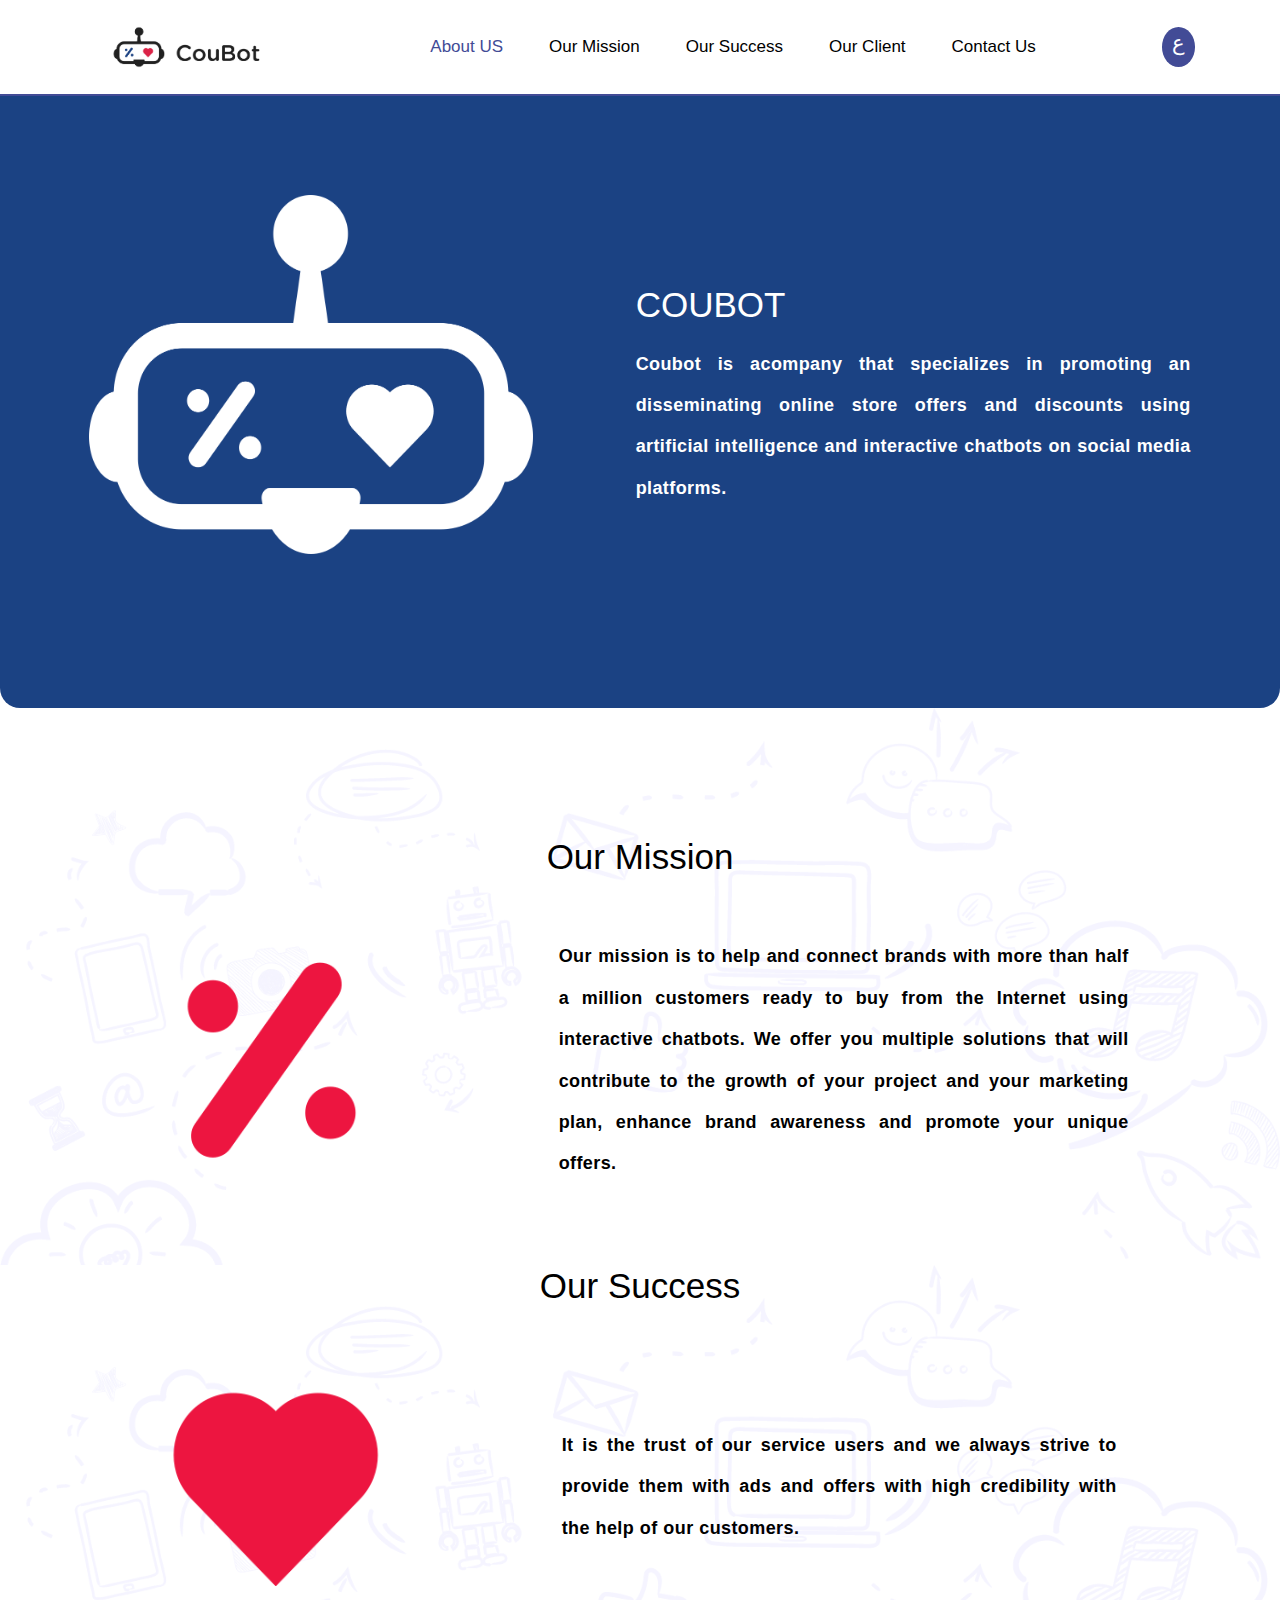
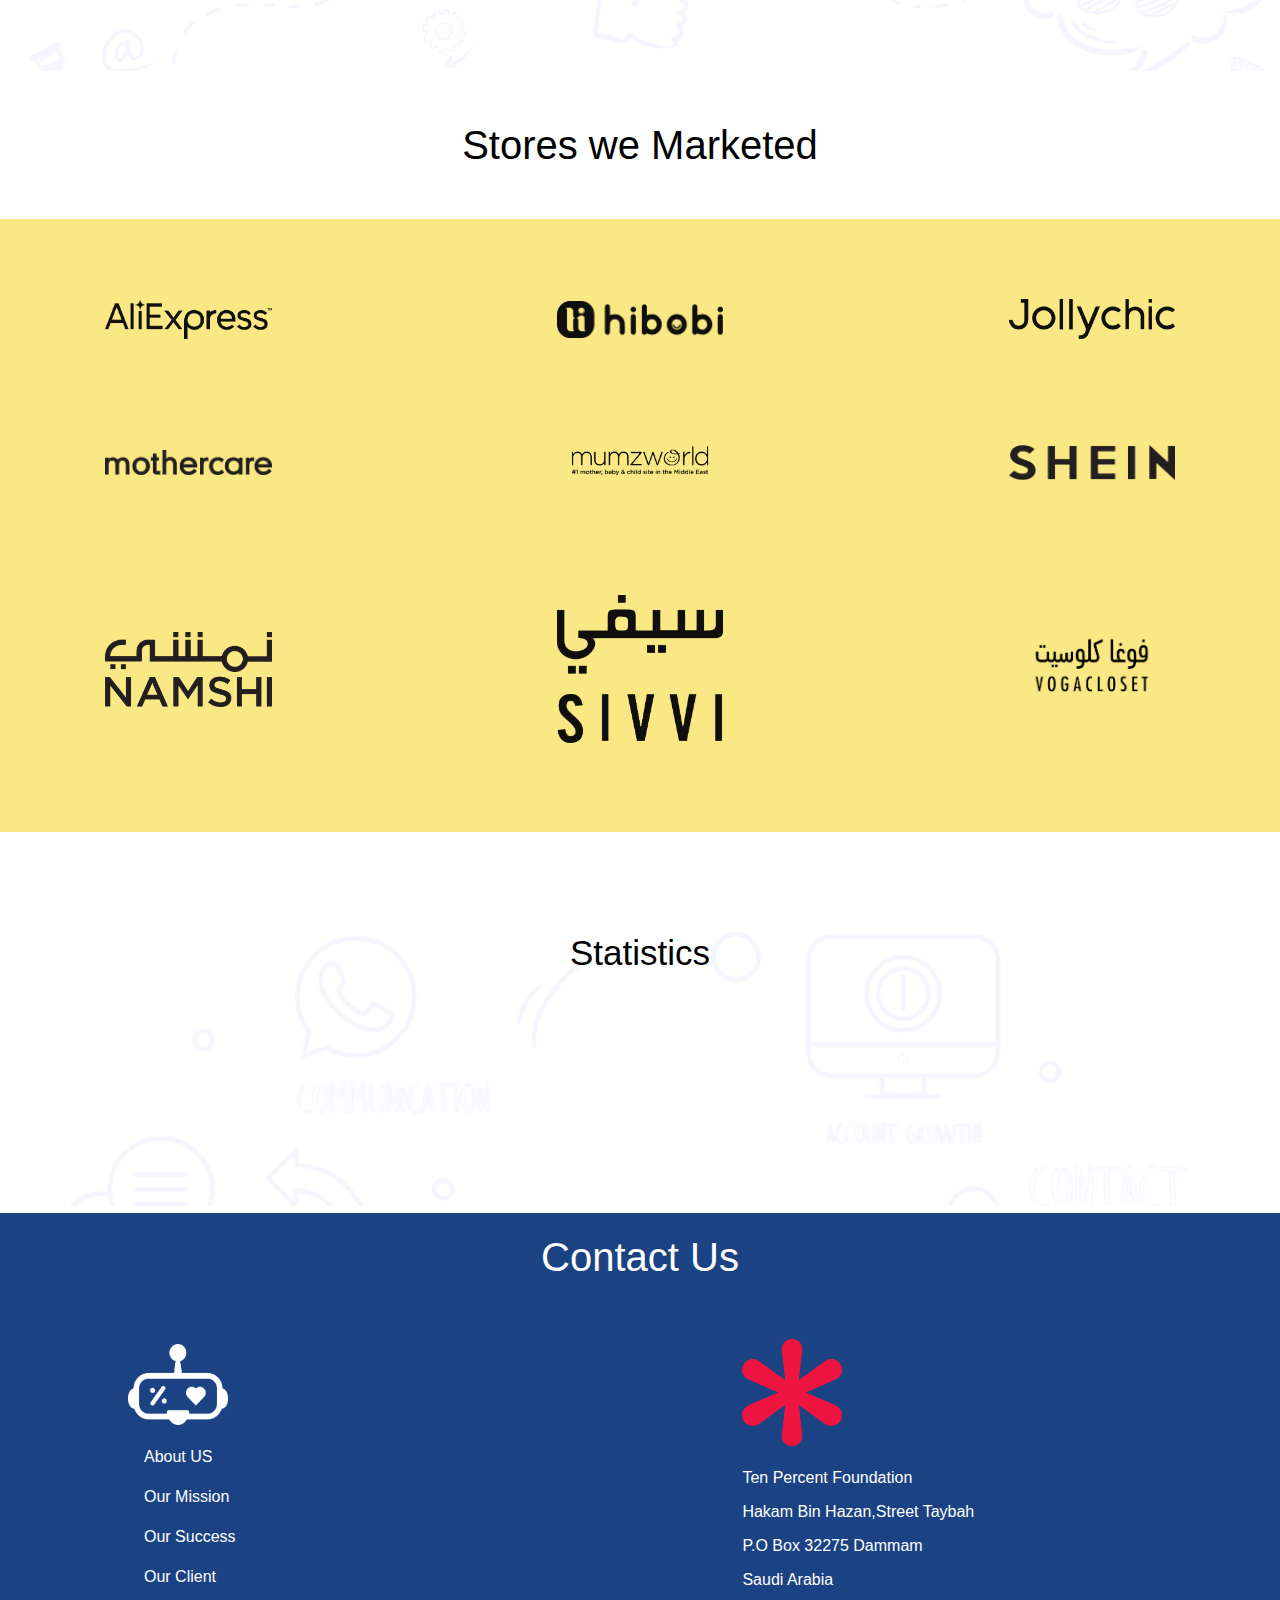
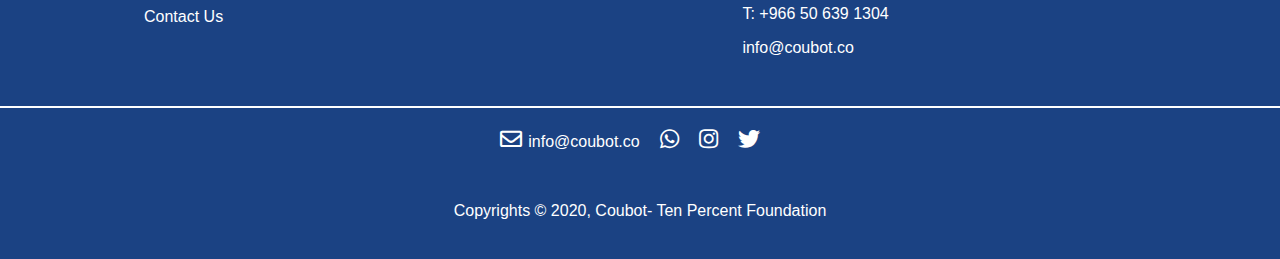
<file: index.html>
<!DOCTYPE html>
<html lang="en">

    <head>
        <title>COUBOT</title>
        <!---- Start Meta Tages----->
        <meta charset="utf-8">
        <meta name="viewport" content="width=device-width, initial-scale=1.0">
        <meta name="description" content="الموقع بتاع اي شرح ">
        <meta name="keywords" content="كلمات الى المستخدم هيبحث بيها عن الموقع">
        <meta name="og:title" content="اسم الموقع">
        <meta name="og:url" content=" لينك الموقع">
        <meta name="og:type" content="محتةى الموقع بيقدم اى">
        <meta name="og:description" content="{{$meta_description}}">
        <meta name="og:image" content="logo">
        <meta name="og:locale" content="ar">
        <meta name="og:site_name" content="اسم الموقع">
        <meta name="twitter:title" content="home page | الصفحة الرئيسية">
        <meta name="twitter:card" content="">
        <meta name="twitter:description" content="">
        <!---- End Meta Tages----->
        <link rel="stylesheet" href="css/all.css">
        <link rel="stylesheet" href="css/animate.css">
        <link rel="stylesheet" href="css/bootstrap.min.css">
        <link rel="stylesheet" href="scss/style.css">
        <link rel="shortcut icon" href="images/copon لوجو أبيض.png">
    </head>
    <body data-spy="scroll" data-target=".navbar" data-offset="50">

        <!--startnavbar  -->
        <section class="nav">
            <nav class="navbar navbar-expand-lg navbar-light fixed-top">
                <div class="container">
                    <a class="navbar-brand" href="index.html">
                        <img  src="images/logo.jpg">
                    </a>
                    <button class="navbar-toggler" type="button" data-toggle="collapse" data-target="#navbarNav" aria-controls="navbarNav" aria-expanded="false" aria-label="Toggle navigation">
                        <span class="navbar-toggler-icon"></span>
                    </button>
                    <div class="collapse  navbar-collapse" id="navbarNav">
                        <ul class="navbar-nav mx-auto">
                        <li class="nav-item ">
                            <a class="nav-link active" href="#about">About US <span class="sr-only">(current)</span></a>
                        </li>
                        <li class="nav-item">
                            <a class="nav-link" href="#mission">Our Mission</a>
                        </li>
                        <li class="nav-item">
                            <a class="nav-link" href="#success">Our Success</a>
                        </li>
                        <li class="nav-item">
                            <a class="nav-link" href="#client">Our Client</a>
                        </li>
                            <li class="nav-item">
                            <a class="nav-link" href="#contact">Contact Us</a>
                        </li>
                        </ul>
                    </div>
                    <li class="nav-item lang">
                        <a class="nav-link" href="indexar.html">ع</a>
                    </li>
                </div> 
             </nav>
        </section>

        <!-- start about -->
        <section id="about">
            <div class="container">
                <div class="img  ">
                    <img src="images/copon لوجو أبيض.png">
                </div>
                <div class="text  ">
                    <h1>COUBOT</h1>
                    <p>Coubot is acompany that specializes in promoting an disseminating online store offers and discounts using artificial intelligence and interactive chatbots on social media platforms.</p>
                </div>
            </div>
            
        </section>

        <!-- start mission -->
        <section id="mission">
            <h1>Our Mission</h1>
            <div class="container">
                <div class="img  ">
                    <img src="images/percent.png">
                </div>
                <div class="text  ">
                    <p>Our mission is to help and connect brands with more than half a million customers ready to buy from the Internet using interactive chatbots. We offer you multiple solutions that will contribute to the growth of your project and your marketing plan, enhance brand awareness and promote your unique offers.</p>
                </div>
            </div>
            
        </section>

        <!-- our sucssess -->
        <section id="success">
            <h1>Our Success</h1>
            <div class="container">
                <div class="img  ">
                    <img src="images/heart.png">
                </div>
                <div class="text  ">
                    <p>It is the trust of our service users and we always strive to provide them with ads and offers with high credibility with the help of our customers.</p>
                </div>
            </div>
        </section>

  
        <!-- client -->
        <h1 class="client-header">Stores we Marketed </h1>
        <section id="client"> 
         
            <div class="container">
                <div class="one">
                    <div>
                        <img src="images/stors/Aliexpress.png">
                    </div>
                    <div>
                        <img src="images/stors/hib.png">
                    </div>
                    <div>
                        <img src="images/stors/jollychic.png">
                    </div>
                </div>
                <div class="one">
                    <div>
                        <img src="images/stors/Mothercare.png">
                    </div>
                    <div>
                        <img src="images/stors/mumzworld.png">
                    </div>
                    <div>
                        <img src="images/stors/Shein.png">
                    </div>
                </div> 
                <div class="one">
                    <div>
                        <img src="images/stors/namshi.png">
                    </div>
                    <div>
                        <img src="images/stors/sivvi.png">
                    </div>
                    <div>
                        <img src="images/stors/فوغا.png">
                    </div>
                    
                </div>     
                    
                
             
            </div>
        </section>

        <!--start statics  -->
        <section class="numbers2">
            <h2>Statistics</h2>
            <div class="container wow bounceInDown">
                <div>
                    <h3>Users </h3>
                    <p>+500 Thousand Users</p>       
                </div>
                <div>
                    <h3>Orders</h3>
                    <p>+20 Thousand Request</p>
                </div>
                <div>
                    <h3>Sales</h3>
                    <p>+5 Million  SAR</p>
                </div>
            </div>
           
        </section>

        <!--Start Footer-->

    <section class="footer" id="contact" style="margin-top: 7px;">
        <h1 style="text-align: center; color: white; padding-bottom: 35px; padding-top: 20px;">Contact Us</h1>
        <div class="container1">
            <div style="width: 80%; margin: auto;" >
                <div class="links">
                    <a  href="index.html">
                        <img src="images/copon لوجو أبيض.png" alt="logo">
                    </a>
                <ul class="border1" >
                    <li class="nav-item ">
                        <a class="nav-link active" href="#about">About US <span class="sr-only">(current)</span></a>
                    </li>
                    <li class="nav-item">
                        <a class="nav-link" href="#mission">Our Mission</a>
                    </li>
                    <li class="nav-item">
                        <a class="nav-link" href="#success">Our Success</a>
                    </li>
                    <li class="nav-item">
                        <a class="nav-link" href="#client">Our Client</a>
                    </li>
                        <li class="nav-item">
                        <a class="nav-link" href="#contact">Contact Us</a>
                    </li>
                </ul>
                </div>
           
                <div class="links2">
                    <a  href="#contact">
                        <img src="images/نجمة.png" alt="logo">
                    </a>
                <ul class="border1" >
                    <li class="nav-item ">
                        Ten Percent Foundation
                    </li>
                    <li class="nav-item">
                        Hakam Bin Hazan,Street Taybah
                    </li>
                    <li class="nav-item">
                        P.O Box 32275 Dammam
                    </li>
                    <li class="nav-item">
                       Saudi Arabia
                    </li>
                    <li class="nav-item">
                       T: +966 50 639 1304
                    </li>
                    <li class="nav-item">
                       info@coubot.co
                    </li>
                </ul>
                </div>
            
            </div>
        </div>    
          
    </section>

   <!-- start contact -->
   <section>
       <div class="contact">
        <div class="container">
            <div class="media">
                <span><a href="mailto:info@coubot.sa; ‎?subject=my subject&body=see attachment&attachment="+"/my_location_virtual_path/myfile.lis"><i class="far fa-envelope" style="padding-right: 6px;"></i>info@coubot.co </a></span>

                <span><a href="https://api.whatsapp.com/send?phone=966597227042" target="_blank"><i class="fab fa-whatsapp" target="_blank"></i></a></span>

                <span><a href="https://www.instagram.com/coubot.sa/" target="_blank"> <i class="fab fa-instagram"></i></a></span>

                <span><a href="https://twitter.com/Coubot_sa" target="_blank"> <i class="fab fa-twitter"></i></a></span>
                
            </div>    
           
        </div>
        <p class="text-center text-white">Copyrights © 2020, Coubot- Ten Percent Foundation</p>
       </div>
       
   </section>

        <!-- start loader -->

        <div class="loader">
            <div class="spinner">
              <div class="double-bounce1"></div>
              <div class="double-bounce2"></div>
            </div>
          </div>

        <script src="js/jquery-3.2.1.min.js"></script>
        <script src="js/bootstrap.min.js"></script>
        <script src="js/wow.min.js"></script>
              <script>
              new WOW().init();
              </script>   
        <script src="js/main.js"></script>
    </body>

</html>
</file>
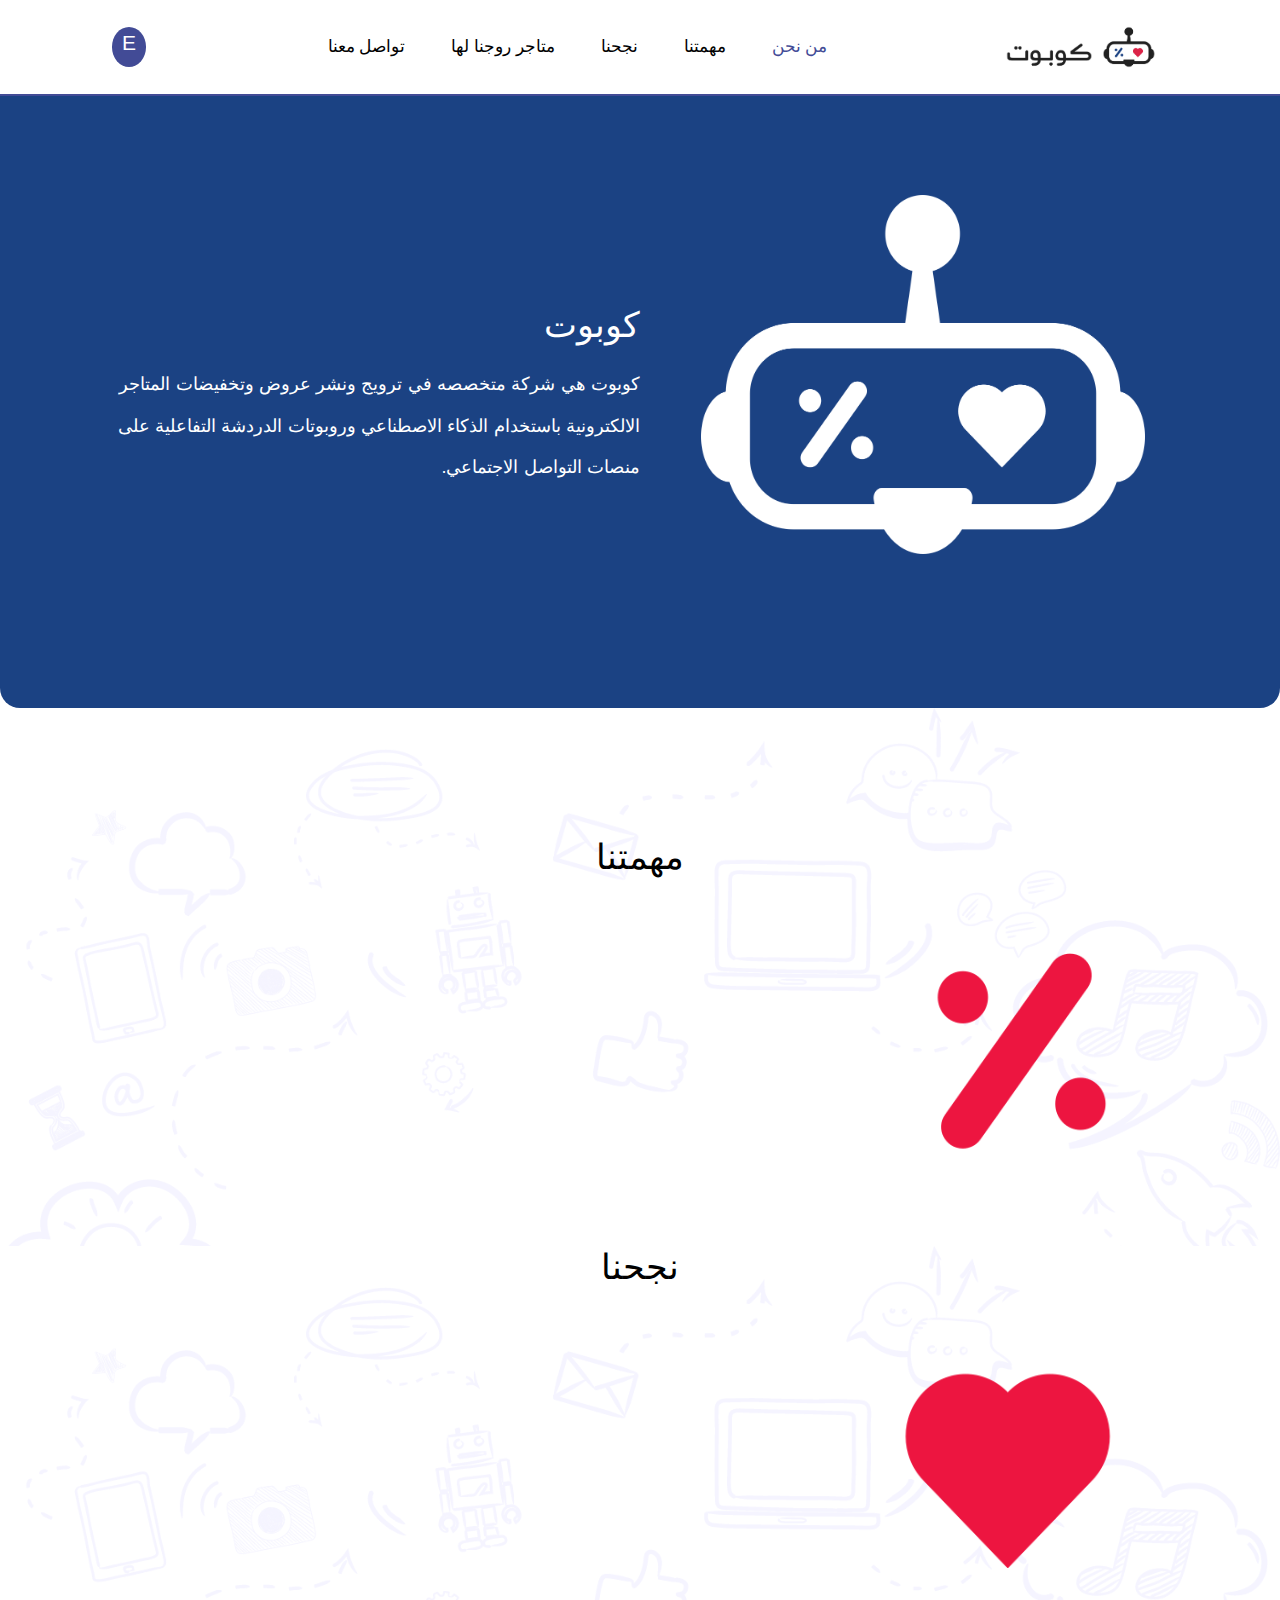
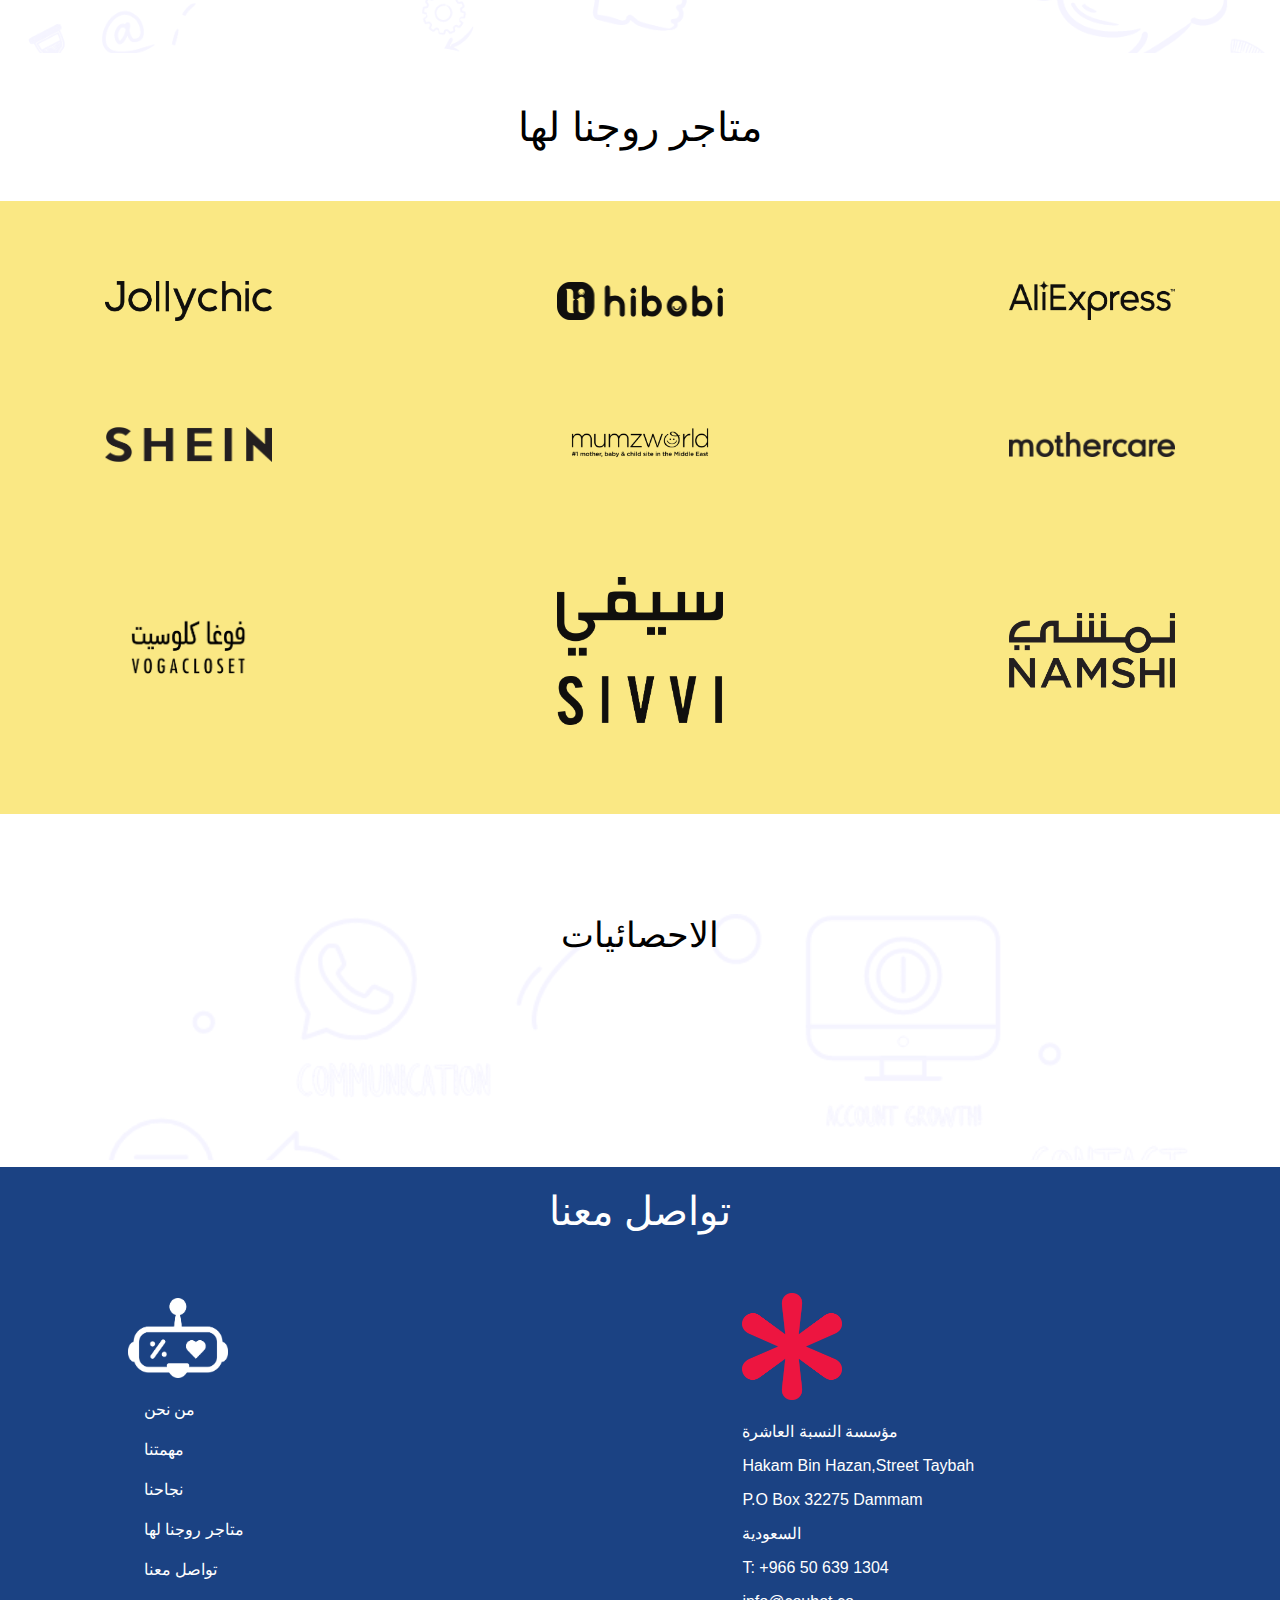
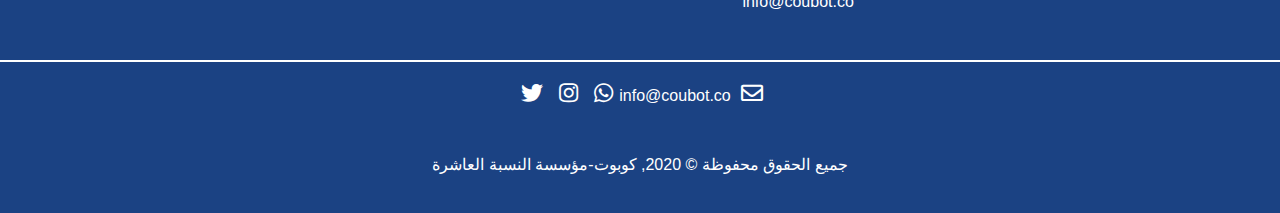
<file: indexar.html>
<!DOCTYPE html>
<html lang="en" dir="rtl">

    <head>
        <title>كوبوت</title>
        <!---- Start Meta Tages----->
        <meta charset="utf-8">
        <meta name="viewport" content="width=device-width, initial-scale=1.0">
        <meta name="description" content="الموقع بتاع اي شرح ">
        <meta name="keywords" content="كلمات الى المستخدم هيبحث بيها عن الموقع">
        <meta name="og:title" content="اسم الموقع">
        <meta name="og:url" content=" لينك الموقع">
        <meta name="og:type" content="محتةى الموقع بيقدم اى">
        <meta name="og:description" content="{{$meta_description}}">
        <meta name="og:image" content="logo">
        <meta name="og:locale" content="ar">
        <meta name="og:site_name" content="اسم الموقع">
        <meta name="twitter:title" content="home page | الصفحة الرئيسية">
        <meta name="twitter:card" content="">
        <meta name="twitter:description" content="">
        <!---- End Meta Tages----->
        <link rel="stylesheet" href="css/all.css">
        <link rel="stylesheet" href="css/animate.css">
        <link rel="stylesheet" href="css/bootstrap.min.css">
        <link rel="stylesheet" href="scss/ar.css">
        <link rel="shortcut icon" href="images/copon لوجو أبيض.png">
    </head>
    <body data-spy="scroll" data-target=".navbar" data-offset="50">

        <!--startnavbar  -->
        <section class="nav">
            <nav class="navbar navbar-expand-lg navbar-light fixed-top">
                <div class="container">
                    <a class="navbar-brand" href="index.html">
                        <img  src="images/logoar.jpg">
                    </a>
                    <button class="navbar-toggler" type="button" data-toggle="collapse" data-target="#navbarNav" aria-controls="navbarNav" aria-expanded="false" aria-label="Toggle navigation">
                        <span class="navbar-toggler-icon"></span>
                    </button>
                    <div class="collapse  navbar-collapse" id="navbarNav">
                        <ul class="navbar-nav mx-auto">
                        <li class="nav-item ">
                            <a class="nav-link active" href="#about">من نحن <span class="sr-only">(current)</span></a>
                        </li>
                        <li class="nav-item">
                            <a class="nav-link" href="#mission">مهمتنا</a>
                        </li>
                        <li class="nav-item">
                            <a class="nav-link" href="#success">نجحنا </a>
                        </li>
                        <li class="nav-item">
                            <a class="nav-link" href="#client">متاجر روجنا لها </a>
                        </li>
                            <li class="nav-item">
                            <a class="nav-link" href="#contact">تواصل معنا </a>
                        </li>
                        </ul>
                    </div>
                    <li class="nav-item lang">
                        <a class="nav-link" href="index.html">E</a>
                    </li>
                </div> 
             </nav>
        </section>

        <!-- start about -->
        <section id="about">
            <div class="container">
                <div class="img ">
                    <img src="images/copon لوجو أبيض.png">
                </div>
                <div class="text  ">
                    <h1>كوبوت</h1>
                    <p>كوبوت هي شركة متخصصه في ترويج ونشر عروض وتخفيضات المتاجر الالكترونية باستخدام الذكاء الاصطناعي وروبوتات الدردشة التفاعلية على منصات التواصل الاجتماعي.</p>
                </div>
            </div>
            
        </section>

        <!-- start mission -->
        <section id="mission">
            <h1>مهمتنا</h1>
            <div class="container">
                <div class="img">
                    <img src="images/percent.png">
                </div>
                <div class="text wow  bounceInLeft">
                    <p>مهمتنا هي مساعده و ربط العلامات التجارية بأكثر من نصف مليون عميل جاهز للشراء من الانترنت بـاستخدام روبوتات الدردشة التفاعلية . نقدم لك الحلول المتعددة  التي سوف تساهم في نمو مشروعك و خطتك التسويقية و تعزيز الوعي بالعلامة التجارية و الترويج للعروض المميزة لديك.</p>
                </div>
            </div>
            
        </section>

        <!-- our sucssess -->
        <section id="success">
            <h1>نجحنا </h1>
            <div class="container">
                <div class="img">
                    <img src="images/heart.png">
                </div>
                <div class="text wow  bounceInLeft">
                    <p>هو ثقة مستخدمين خدماتنا ونسعى دائما ان نقدم لهم الاعلانات و العروض بمصداقية عالية بمساعدة عملائنا.</p>
                </div>
            </div>
        </section>

  
        <!-- client -->
        <h1 class="client-header">متاجر روجنا لها</h1>
        <section id="client"> 
         
            <div class="container">
                <div class="one">
                    <div>
                        <img src="images/stors/Aliexpress.png">
                    </div>
                    <div>
                        <img src="images/stors/hib.png">
                    </div>
                    <div>
                        <img src="images/stors/jollychic.png">
                    </div>
                </div>
                <div class="one">
                    <div>
                        <img src="images/stors/Mothercare.png">
                    </div>
                    <div>
                        <img src="images/stors/mumzworld.png">
                    </div>
                    <div>
                        <img src="images/stors/Shein.png">
                    </div>
                </div> 
                <div class="one">
                    <div>
                        <img src="images/stors/namshi.png">
                    </div>
                    <div>
                        <img src="images/stors/sivvi.png">
                    </div>
                    <div>
                        <img src="images/stors/فوغا.png">
                    </div>
                    
                </div>     
                    
                
             
            </div>
        </section>

        <!--start statics  -->
        <section class="numbers2">
            <h2>الاحصائيات</h2>
            <div class="container wow bounceInDown">
                <div>
                    <h3>عدد المستخدمين لخدماتنا </h3>
                    <p>+ ٥٠٠ الف مستخدم</p>       
                </div>
                <div>
                    <h3>عدد الطلبات</h3>
                    <p>+ ٢٠ الف طلب</p>
                </div>
                <div>
                    <h3>المبيعات</h3>
                    <p>+ ٥ مليون ريال</p>
                </div>
            </div>
           
        </section>

        <!--Start Footer-->

    <section class="footer" id="contact" style="margin-top: 7px;">
        <h1 style="text-align: center; color: white; padding-bottom: 35px; padding-top: 20px;">تواصل معنا  </h1>
        <div class="container1">
            <div style="width: 80%; margin: auto;" >
                <div class="links">
                    <a  href="index.html">
                        <img src="images/copon لوجو أبيض.png" alt="logo">
                    </a>
                <ul class="border1" >
                    <li class="nav-item ">
                        <a class="nav-link active" href="#about">من نحن <span class="sr-only">(current)</span></a>
                    </li>
                    <li class="nav-item">
                        <a class="nav-link" href="#mission"> مهمتنا</a>
                    </li>
                    <li class="nav-item">
                        <a class="nav-link" href="#success">نجاحنا </a>
                    </li>
                    <li class="nav-item">
                        <a class="nav-link" href="#client">متاجر روجنا لها </a>
                    </li>
                        <li class="nav-item">
                        <a class="nav-link" href="#contact">تواصل معنا</a>
                    </li>
                </ul>
                </div>
           
                <div class="links2">
                    <a  href="#contact">
                        <img src="images/نجمة.png" alt="logo">
                    </a>
                <ul class="border1" >
                    <li class="nav-item ">
                        مؤسسة النسبة العاشرة
                    </li>
                    <li class="nav-item">
                        Hakam Bin Hazan,Street Taybah
                    </li>
                    <li class="nav-item">
                        P.O Box 32275 Dammam
                    </li>
                    <li class="nav-item">
                       السعودية
                    </li>
                    <li class="nav-item">
                       T: +966 50 639 1304
                    </li>
                    <li class="nav-item">
                       info@coubot.co
                    </li>
                </ul>
                </div>
            
            </div>
        </div>    
          
    </section>

   <!-- start contact -->
   <section>
       <div class="contact">
        <div class="container">
            <div class="media">
                <span><a href="mailto:info@coubot.sa; ‎?subject=my subject&body=see attachment&attachment="+"/my_location_virtual_path/myfile.lis"><i class="far fa-envelope" style="padding-right: 6px;"></i>info@coubot.co </a></span>

                <span><a href="https://api.whatsapp.com/send?phone=966597227042" target="_blank"><i class="fab fa-whatsapp" target="_blank"></i></a></span>

                <span><a href="https://www.instagram.com/coubot.sa/" target="_blank"> <i class="fab fa-instagram"></i></a></span>

                <span><a href="https://twitter.com/Coubot_sa" target="_blank"> <i class="fab fa-twitter"></i></a></span>
                
            </div>    
           
        </div>
        <p class="text-center text-white">جميع الحقوق محفوظة © 2020, كوبوت-مؤسسة النسبة العاشرة</p>
       </div>
       
   </section>

        <!-- start loader -->

        <div class="loader">
            <div class="spinner">
              <div class="double-bounce1"></div>
              <div class="double-bounce2"></div>
            </div>
          </div>

        <script src="js/jquery-3.2.1.min.js"></script>
        <script src="js/bootstrap.min.js"></script>
        <script src="js/wow.min.js"></script>
              <script>
              new WOW().init();
              </script>   
        <script src="js/main.js"></script>
    </body>

</html>
</file>
<file: scss/style.css>
* {
  margin: 0px;
  padding: 0px;
  scroll-behavior: smooth;
  -webkit-box-sizing: border-box;
          box-sizing: border-box;
  scroll-behavior: smooth;
}

@-webkit-keyframes up {
  0% {
    -webkit-transform: translateY(7px);
            transform: translateY(7px);
  }
  50% {
    -webkit-transform: translateY(-7px);
            transform: translateY(-7px);
  }
  100% {
    -webkit-transform: translateY(7px);
            transform: translateY(7px);
  }
}

@keyframes up {
  0% {
    -webkit-transform: translateY(7px);
            transform: translateY(7px);
  }
  50% {
    -webkit-transform: translateY(-7px);
            transform: translateY(-7px);
  }
  100% {
    -webkit-transform: translateY(7px);
            transform: translateY(7px);
  }
}

.nav {
  position: fixed;
  top: 0px;
  left: 0px;
  right: 0px;
  z-index: 99;
}

.nav nav {
  background-color: white;
  padding: 5px;
  border-bottom: 2px solid #424b96;
}

.nav nav > a {
  color: black !important;
}

.nav nav div.collapse ul li {
  margin-left: 30px;
  font-size: 17px;
}

.nav nav div.collapse ul li a {
  color: black !important;
  font-weight: 500;
}

.nav nav div.collapse ul li .active {
  color: #424b96 !important;
}

.nav nav .lang a {
  background-color: #424b96;
  padding: 0px 10px;
  padding-bottom: 8px;
  font-size: 21px;
  border-radius: 50%;
  color: white;
}

.nav nav .navbar-brand {
  width: 200px;
}

.nav nav .navbar-brand img {
  width: 100%;
}

#about {
  background-color: #1B4283;
  padding-top: 10%;
  padding-bottom: 7%;
}

#about .container {
  display: -webkit-box;
  display: -ms-flexbox;
  display: flex;
  -ms-flex-wrap: wrap;
      flex-wrap: wrap;
  -webkit-box-pack: justify;
      -ms-flex-pack: justify;
          justify-content: space-between;
  -webkit-box-align: center;
      -ms-flex-align: center;
          align-items: center;
}

#about .container .img {
  width: 40%;
}

#about .container .img img {
  width: 100%;
  -webkit-animation: up 2s infinite;
          animation: up 2s infinite;
}

#about .container .text {
  width: 40%;
}

#about .container .text h1 {
  color: white;
  padding-bottom: 10px;
}

#about .container .text p {
  text-align: left;
  color: white;
  line-height: 2.2;
  font-size: 21px;
  letter-spacing: -1px;
}

/* Extra small devices (phones, 600px and down) */
@media only screen and (max-width: 600px) {
  #about .container {
    padding-bottom: 60px;
    padding-top: 60px;
  }
  #about .container .img {
    display: block;
    width: 79%;
    margin: 95px auto;
  }
  #about .container .img img {
    width: 100%;
  }
  #about .container .text {
    display: block;
    width: 95%;
    margin: auto;
  }
  #about .container .text h1 {
    color: white;
    padding-bottom: 10px;
    font-size: 28px;
  }
  #about .container .text p {
    text-align: left;
    color: white;
    line-height: 2.2;
    font-weight: 600;
    font-size: 18px;
    letter-spacing: 1px;
  }
  .nav nav .lang {
    margin-left: 27px;
  }
  .nav nav .lang a {
    background-color: #424b96;
    padding: 0px 10px;
    padding-bottom: 8px;
    font-size: 21px;
    border-radius: 50%;
    color: white;
  }
}

/* Small devices (portrait tablets and large phones, 600px and up) */
@media only screen and (min-width: 600px) {
  #about .container {
    padding-bottom: 40px;
    padding-top: 120px;
  }
  #about .container .img {
    display: block;
    width: 79%;
    margin: 55px auto;
    margin-top: 30px;
  }
  #about .container .img img {
    width: 100%;
  }
  #about .container .text {
    display: block;
    width: 95%;
    margin: auto;
  }
  #about .container .text h1 {
    color: white;
    padding-bottom: 10px;
    font-size: 28px;
  }
  #about .container .text p {
    text-align: left;
    color: white;
    line-height: 2.2;
    font-weight: 600;
    font-size: 18px;
    letter-spacing: 1px;
  }
  .nav nav .lang {
    margin-left: 27px;
  }
  .nav nav .lang a {
    background-color: #424b96;
    padding: 0px 10px;
    padding-bottom: 8px;
    font-size: 21px;
    border-radius: 50%;
    color: white;
  }
}

/* Medium devices (landscape tablets, 768px and up) */
@media only screen and (min-width: 768px) {
  #about {
    padding-top: 22%;
    padding-bottom: 10%;
  }
  #about .container {
    padding-bottom: 10px;
    padding-top: 10px;
  }
  #about .container .img {
    width: 40%;
  }
  #about .container .img img {
    width: 100%;
  }
  #about .container .text {
    width: 50%;
    padding-top: 60px;
    padding-bottom: 35px;
    margin-left: 40px;
  }
  #about .container .text h1 {
    color: white;
    padding-bottom: 10px;
    font-size: 28px;
  }
  #about .container .text p {
    text-align: left;
    color: white;
    line-height: 2.2;
    font-weight: 600;
    font-size: 18px;
    letter-spacing: 1px;
  }
  .nav nav .lang {
    margin-left: 27px;
  }
  .nav nav .lang a {
    background-color: #424b96;
    padding: 0px 10px;
    padding-bottom: 8px;
    font-size: 21px;
    border-radius: 50%;
    color: white;
  }
}

/* Large devices (laptops/desktops, 992px and up) */
@media only screen and (min-width: 992px) {
  #about {
    padding-top: 10%;
    padding-bottom: 1%;
  }
  #about .container {
    padding-top: 10px;
  }
  #about .container .img {
    padding-top: 60px;
    width: 40%;
  }
  #about .container .img img {
    width: 100%;
  }
  #about .container .text {
    width: 50%;
    padding-top: 120px;
    margin-left: 65px;
  }
  #about .container .text h1 {
    color: white;
    padding-bottom: 10px;
    font-size: 28px;
  }
  #about .container .text p {
    text-align: left;
    color: white;
    line-height: 2.2;
    font-size: 18px;
    letter-spacing: 1px;
  }
}

/* Extra large devices (large laptops and desktops, 1200px and up) */
@media only screen and (min-width: 1200px) {
  #about {
    padding-top: 6%;
    padding-bottom: 7%;
    border-bottom-left-radius: 20px;
    border-bottom-right-radius: 20px;
  }
  #about .container {
    padding-top: 8px;
  }
  #about .container .img {
    width: 40%;
    padding-top: 80px;
  }
  #about .container .img img {
    width: 100%;
  }
  #about .container .text {
    width: 50%;
    padding-top: 150px !important;
    margin-left: 98px;
  }
  #about .container .text h1 {
    color: white;
    padding-bottom: 10px;
    font-size: 35px;
  }
  #about .container .text p {
    text-align: justify;
    color: white;
    line-height: 2.3;
    font-size: 18px;
    letter-spacing: 0.4px;
    word-spacing: 0.3px;
  }
}

#mission {
  background-image: url("../images/Group 1238.png");
  background-repeat: no-repeat;
  background-size: cover;
  padding-top: 10%;
  padding-bottom: 5%;
}

#mission h1 {
  color: black !important;
  text-align: center;
}

#mission .container {
  display: -webkit-box;
  display: -ms-flexbox;
  display: flex;
  -ms-flex-wrap: wrap;
      flex-wrap: wrap;
  -webkit-box-pack: justify;
      -ms-flex-pack: justify;
          justify-content: space-between;
  -webkit-box-align: center;
      -ms-flex-align: center;
          align-items: center;
}

#mission .container .img {
  width: 40%;
}

#mission .container .img img {
  width: 100%;
}

#mission .container .text {
  width: 40%;
}

#mission .container .text p {
  text-align: left;
  color: black !important;
  line-height: 2.2;
  font-size: 21px;
  letter-spacing: -1px;
}

/* Extra small devices (phones, 600px and down) */
@media only screen and (max-width: 600px) {
  #mission {
    background-image: url("../images/Group 1238.png");
    background-repeat: no-repeat;
    background-size: cover;
    padding-top: 10%;
    padding-bottom: 5%;
  }
  #mission h1 {
    color: white;
    text-align: center;
  }
  #mission .container .img {
    display: block;
    width: 40%;
    margin: 60px auto;
  }
  #mission .container .img img {
    width: 100%;
  }
  #mission .container .text {
    display: block;
    width: 70%;
    margin: auto;
  }
  #mission .container .text p {
    text-align: justify;
    color: white;
    line-height: 2.2;
    font-weight: 600;
    font-size: 18px;
    letter-spacing: -1px;
  }
}

/* Small devices (portrait tablets and large phones, 600px and up) */
@media only screen and (min-width: 600px) {
  #mission {
    background-image: url("../images/Group 1238.png");
    background-repeat: no-repeat;
    background-size: cover;
    padding-top: 10%;
    padding-bottom: 5%;
  }
  #mission h1 {
    color: white;
    text-align: center;
  }
  #mission .container {
    padding: 60px 0px;
  }
  #mission .container .img {
    display: block;
    width: 40%;
    margin: auto;
    padding-bottom: 30px;
  }
  #mission .container .img img {
    width: 100%;
  }
  #mission .container .text {
    display: block;
    width: 70%;
    margin: auto;
  }
  #mission .container .text p {
    text-align: justify;
    color: white;
    line-height: 2.2;
    font-weight: 600;
    font-size: 18px;
    letter-spacing: -1px;
  }
}

/* Medium devices (landscape tablets, 768px and up) */
@media only screen and (min-width: 768px) {
  #mission {
    background-image: url("../images/Group 1238.png");
    background-repeat: no-repeat;
    background-size: cover;
    padding-top: 10%;
  }
  #mission h1 {
    color: white;
    text-align: center;
  }
  #mission .container {
    padding-top: 40px;
  }
  #mission .container .img {
    width: 25%;
    padding-bottom: 0px;
  }
  #mission .container .img img {
    width: 100%;
  }
  #mission .container .text {
    width: 45%;
    padding-top: 10px;
    margin-left: 30px;
  }
  #mission .container .text p {
    text-align: justify;
    color: white;
    line-height: 2.2;
    font-weight: 600;
    font-size: 18px;
    letter-spacing: -1px;
  }
}

/* Large devices (laptops/desktops, 992px and up) */
@media only screen and (min-width: 992px) {
  #mission {
    background-image: url("../images/Group 1238.png");
    background-repeat: no-repeat;
    background-size: cover;
    padding-top: 10%;
    padding-bottom: 5%;
  }
  #mission h1 {
    color: white;
    text-align: center;
  }
  #mission .container {
    padding-top: 40px;
    padding-bottom: 0px;
  }
  #mission .container .img {
    width: 20%;
  }
  #mission .container .img img {
    width: 100%;
  }
  #mission .container .text {
    width: 50%;
    padding-top: 10px;
    margin-left: 65px;
  }
  #mission .container .text p {
    text-align: justify;
    color: white;
    line-height: 2.2;
    font-weight: 600;
    font-size: 18px;
    letter-spacing: -1px;
  }
}

/* Extra large devices (large laptops and desktops, 1200px and up) */
@media only screen and (min-width: 1200px) {
  #mission {
    background-image: url("../images/Group 1238.png");
    background-repeat: no-repeat;
    background-size: cover;
    padding-top: 10%;
    padding-bottom: 5%;
  }
  #mission h1 {
    color: white;
    text-align: center;
  }
  #mission .container .img {
    width: 20%;
  }
  #mission .container .img img {
    width: 100%;
  }
  #mission .container .text {
    width: 50%;
    padding-top: 10px;
    margin-left: 98px;
  }
  #mission .container .text p {
    text-align: justify;
    color: white;
    line-height: 2.3;
    font-weight: 600;
    font-size: 18px;
    letter-spacing: 0.4px;
    word-spacing: 0.3px;
  }
}

@-webkit-keyframes scal {
  0% {
    -webkit-transform: scale(1);
            transform: scale(1);
  }
  50% {
    -webkit-transform: scale(0.9);
            transform: scale(0.9);
  }
  100% {
    -webkit-transform: scale(1);
            transform: scale(1);
  }
}

@keyframes scal {
  0% {
    -webkit-transform: scale(1);
            transform: scale(1);
  }
  50% {
    -webkit-transform: scale(0.9);
            transform: scale(0.9);
  }
  100% {
    -webkit-transform: scale(1);
            transform: scale(1);
  }
}

#success {
  background-image: url("../images/Group 1238.png");
  background-repeat: no-repeat;
  background-size: cover;
  padding-top: 0%;
  padding-bottom: 0%;
}

#success h1 {
  color: black !important;
  text-align: center;
  padding-bottom: 50px;
}

#success .container {
  display: -webkit-box;
  display: -ms-flexbox;
  display: flex;
  -ms-flex-wrap: wrap;
      flex-wrap: wrap;
  -webkit-box-pack: justify;
      -ms-flex-pack: justify;
          justify-content: space-between;
  -webkit-box-align: center;
      -ms-flex-align: center;
          align-items: center;
}

#success .container .img {
  width: 20%;
}

#success .container .img img {
  width: 100%;
  -webkit-animation: scal  2s infinite;
          animation: scal  2s infinite;
}

#success .container .text {
  width: 40%;
}

#success .container .text p {
  text-align: justify;
  color: black !important;
  line-height: 2.2;
  font-weight: 600;
  font-size: 21px;
  letter-spacing: 0px;
}

/* Extra small devices (phones, 600px and down) */
@media only screen and (max-width: 600px) {
  #success {
    background-image: url("../images/Group 1238.png");
    background-repeat: no-repeat;
    background-size: cover;
    padding-top: 10%;
    padding-bottom: 5%;
  }
  #success h1 {
    color: white;
    text-align: center;
  }
  #success .container .img {
    display: block;
    width: 50%;
    margin: 60px auto;
    margin-top: 20px;
  }
  #success .container .img img {
    width: 100%;
  }
  #success .container .text {
    display: block;
    width: 80%;
    margin: auto;
  }
  #success .container p {
    text-align: justify;
    color: white;
    line-height: 2.2;
    font-weight: 600;
    font-size: 18px;
    letter-spacing: -1px;
  }
}

/* Small devices (portrait tablets and large phones, 600px and up) */
@media only screen and (min-width: 600px) {
  #success {
    background-image: url("../images/Group 1238.png");
    background-repeat: no-repeat;
    background-size: cover;
    padding-top: 10%;
    padding-bottom: 5%;
  }
  #success h1 {
    color: white;
    text-align: center;
  }
  #success .container .img {
    display: block;
    width: 50%;
    margin: 85px auto;
    margin-top: 20px;
  }
  #success .container .img img {
    width: 100%;
  }
  #success .container .text {
    display: block;
    width: 95%;
    margin: auto;
  }
  #success .container .text p {
    text-align: justify;
    color: white;
    line-height: 2.2;
    font-weight: 600;
    font-size: 18px;
    letter-spacing: -1px;
  }
}

/* Medium devices (landscape tablets, 768px and up) */
@media only screen and (min-width: 768px) {
  #success {
    background-image: url("../images/Group 1238.png");
    background-repeat: no-repeat;
    background-size: cover;
    padding-top: 10%;
    padding-bottom: 5%;
  }
  #success h1 {
    color: white;
    text-align: center;
  }
  #success .container .img {
    width: 25%;
  }
  #success .container .img img {
    width: 100%;
  }
  #success .container .text {
    width: 55%;
    margin-top: 14px;
    margin-left: 30px;
  }
  #success .container .text p {
    text-align: justify;
    color: white;
    line-height: 2.2;
    font-weight: 600;
    font-size: 18px;
    letter-spacing: -1px;
  }
}

/* Large devices (laptops/desktops, 992px and up) */
@media only screen and (min-width: 992px) {
  #success {
    background-image: url("../images/Group 1238.png");
    background-repeat: no-repeat;
    background-size: cover;
    padding-bottom: 5%;
  }
  #success h1 {
    color: white;
    text-align: center;
  }
  #success .container .img {
    width: 20%;
  }
  #success .container .img img {
    width: 100%;
  }
  #success .container .text {
    width: 50%;
    margin-top: 30px;
    margin-left: 65px;
  }
  #success .container .text h1 {
    color: white;
    padding-bottom: 10px;
    font-size: 28px;
  }
  #success .container .text p {
    text-align: justify;
    color: white;
    line-height: 2.2;
    font-weight: 600;
    font-size: 18px;
    letter-spacing: -1px;
  }
}

/* Extra large devices (large laptops and desktops, 1200px and up) */
@media only screen and (min-width: 1200px) {
  #success {
    background-image: url("../images/Group 1238.png");
    background-repeat: no-repeat;
    background-size: cover;
    padding-top: 0%;
    padding-bottom: 0%;
  }
  #success h1 {
    color: white;
    text-align: center;
  }
  #success .container .img {
    width: 20%;
  }
  #success .container .img img {
    width: 100%;
  }
  #success .container .text {
    width: 50%;
    margin-top: 60px;
    margin-left: 98px;
  }
  #success .container .text h1 {
    color: white;
    padding-bottom: 10px;
    font-size: 35px;
  }
  #success .container .text p {
    text-align: justify;
    color: white;
    line-height: 2.3;
    font-weight: 600;
    font-size: 18px;
    letter-spacing: 0.4px;
    word-spacing: 0.3px;
  }
}

.client-header {
  color: black;
  text-align: center;
  padding-bottom: 0px;
  font-size: 35px;
  display: -webkit-box;
  display: -ms-flexbox;
  display: flex;
  margin-top: 50px;
  -webkit-box-pack: center;
      -ms-flex-pack: center;
          justify-content: center;
}

#client {
  background-color: #FAE884;
  margin-top: 50px;
  padding: 60px 0px;
}

#client .container .one {
  display: -webkit-box;
  display: -ms-flexbox;
  display: flex;
  -webkit-box-pack: justify;
      -ms-flex-pack: justify;
          justify-content: space-between;
  -ms-flex-wrap: wrap;
      flex-wrap: wrap;
  -webkit-box-align: center;
      -ms-flex-align: center;
          align-items: center;
}

#client .container .one div {
  width: 15%;
  margin: 25px;
}

#client .container .one div img {
  width: 100%;
  display: block;
  margin: auto;
}

/* Extra small devices (phones, 600px and down) */
@media only screen and (max-width: 600px) {
  #mission h1 {
    font-size: 25px;
  }
  #success h1 {
    font-size: 25px;
  }
  .client-header {
    font-size: 25px;
    padding-bottom: 1px;
  }
  #client .container .one div {
    width: 19%;
    margin: 20px;
  }
  #client .container .one div img {
    width: 100%;
  }
}

/* Small devices (portrait tablets and large phones, 600px and up) */
@media only screen and (min-width: 600px) {
  #mission h1 {
    font-size: 25px;
  }
  #success h1 {
    font-size: 25px;
  }
  .client-header {
    font-size: 25px;
  }
  #client .container .one div {
    width: 19%;
    margin: 20px;
  }
  #client .container .one div img {
    width: 100%;
    display: block;
    margin: auto;
  }
}

/* Medium devices (landscape tablets, 768px and up) */
@media only screen and (min-width: 768px) {
  #mission h1 {
    font-size: 25px;
  }
  #success h1 {
    font-size: 25px;
  }
  .client-header {
    font-size: 25px;
  }
}

/* Extra large devices (large laptops and desktops, 1200px and up) */
@media only screen and (min-width: 992px) {
  #mission h1 {
    font-size: 35px;
  }
  #success h1 {
    font-size: 35px;
  }
  .client-header {
    font-size: 40px;
  }
  #client .container .one div {
    width: 15%;
  }
  #client .container .one div img {
    width: 100%;
    display: block;
    margin: auto;
  }
}

.numbers2 {
  margin-top: 140px;
  background-image: url("../images/Group 182.png");
  background-repeat: no-repeat;
  background-size: cover;
  padding-bottom: 20px;
}

.numbers2 h2 {
  color: black;
  text-align: center;
  font-size: 35px;
  margin-bottom: 100px;
}

.numbers2 .container {
  display: -webkit-box;
  display: -ms-flexbox;
  display: flex;
  -ms-flex-wrap: wrap;
      flex-wrap: wrap;
  -ms-flex-pack: distribute;
      justify-content: space-around;
}

.numbers2 .container div h3 {
  text-align: center;
  color: #424b96;
  font-size: 40px;
  font-weight: bold;
}

.numbers2 .container div p {
  font-weight: bold;
  text-align: center;
  color: #747eda;
  font-size: 20px;
}

/* Extra small devices (phones, 600px and down) */
@media only screen and (max-width: 600px) {
  .numbers2 {
    margin-top: 100px;
  }
  .numbers2 h2 {
    color: black;
    text-align: center;
    font-size: 35px;
    margin-bottom: 50px;
  }
  .numbers2 .container div {
    padding-bottom: 60px;
    width: 90%;
    display: block;
    margin: auto;
  }
}

/* Small devices (portrait tablets and large phones, 600px and up) */
@media only screen and (min-width: 600px) {
  .numbers2 {
    margin-top: 100px;
  }
  .numbers2 h2 {
    color: black;
    text-align: center;
    font-size: 35px;
    margin-bottom: 50px;
  }
  .numbers2 .container div {
    padding-bottom: 60px;
    width: 90%;
    display: block;
    margin: auto;
  }
}

/* Medium devices (landscape tablets, 768px and up) */
@media only screen and (min-width: 768px) {
  .numbers2 {
    margin-top: 100px;
  }
  .numbers2 h2 {
    color: black;
    text-align: center;
    font-size: 35px;
    margin-bottom: 50px;
  }
  .numbers2 .container div {
    padding-bottom: 60px;
    width: 30%;
    display: block;
    margin: auto;
  }
}

.footer {
  background-color: #1B4283;
  overflow: hidden;
  border-bottom: 2px solid white;
  padding-bottom: 20px;
}

.footer .links {
  width: 40%;
  float: left;
  margin-top: 30px;
}

.footer .links img {
  width: 100px;
  border-radius: 10px;
  padding-bottom: 12px;
}

.footer .links ul li {
  list-style: none;
}

.footer .links ul li a {
  color: white;
  text-decoration: none;
  -webkit-transition: 0.5s all;
  transition: 0.5s all;
}

.footer .links ul li a:hover {
  color: #747eda;
}

.footer .links2 {
  width: 40%;
  float: right;
  margin-top: 15px;
}

.footer .links2 img {
  width: 100px;
  border-radius: 10px;
  margin-bottom: 20px;
}

.footer .links2 ul li {
  list-style: none;
  color: white;
  padding-bottom: 10px;
}

/* Extra small devices (phones, 600px and down) */
@media only screen and (max-width: 600px) {
  .footer .container1 .links {
    float: none;
    width: 100%;
    margin: 20px auto;
    display: block;
    text-align: center;
    margin-bottom: 30px;
  }
  .footer .container1 .links2 {
    float: none;
    display: block;
    width: 100%;
    margin: auto;
    text-align: center;
  }
}

/* Small devices (portrait tablets and large phones, 600px and up) */
@media only screen and (min-width: 600px) {
  .footer .container1 .links {
    float: left;
    width: 40%;
    margin: 20px auto;
    text-align: left;
    margin-bottom: 30px;
  }
  .footer .container1 .links2 {
    float: right;
    width: 40%;
  }
}

/* Medium devices (landscape tablets, 768px and up) */
@media only screen and (min-width: 768px) {
  .footer .container .links {
    float: left;
    width: 50%;
    margin: 20px auto;
    text-align: left;
  }
  .footer .container .links2 {
    float: right;
    width: 50%;
    margin: auto;
  }
}

/* Large devices (laptops/desktops, 992px and up) */
@media only screen and (min-width: 992px) {
  .footer .container .links {
    float: left;
    width: 40%;
    margin: 20px auto;
    text-align: center;
  }
  .footer .container .links2 {
    float: right;
    width: 50%;
    margin: auto;
  }
}

/* Extra large devices (large laptops and desktops, 1200px and up) */
@media only screen and (min-width: 1200px) {
  .footer .container .links {
    float: left;
    width: 40%;
    margin: 20px auto;
    text-align: center;
    margin-left: -100px;
  }
  .footer .container .links2 {
    float: right;
    width: 50%;
    margin: auto;
  }
}

.contact {
  padding: 20px;
  background-color: #1B4283;
}

.contact .container {
  display: -webkit-box;
  display: -ms-flexbox;
  display: flex;
  -webkit-box-pack: center;
      -ms-flex-pack: center;
          justify-content: center;
}

.contact .container .media {
  padding-bottom: 45px;
}

.contact .container .media span {
  padding-right: 20px;
}

.contact .container .media span a {
  color: white;
  text-decoration: none;
}

.contact .container .media span a i {
  color: white;
  font-size: 22px;
  -webkit-transition: 0.5s all;
  transition: 0.5s all;
}

.contact .container .media span a i:hover {
  color: #747eda;
}

.loader {
  width: 100%;
  height: 100%;
  position: fixed;
  top: 0px;
  left: 0px;
  background-color: #424b96;
  display: -webkit-box;
  display: -ms-flexbox;
  display: flex;
  -webkit-box-pack: center;
      -ms-flex-pack: center;
          justify-content: center;
  -webkit-box-align: center;
      -ms-flex-align: center;
          align-items: center;
  z-index: 99999999999999;
}

.spinner {
  width: 40px;
  height: 40px;
  position: relative;
  margin: 100px auto;
}

.double-bounce1, .double-bounce2 {
  width: 100%;
  height: 100%;
  border-radius: 50%;
  background-color: white;
  opacity: 0.6;
  position: absolute;
  top: 0;
  left: 0;
  -webkit-animation: sk-bounce 2.0s infinite ease-in-out;
  animation: sk-bounce 2.0s infinite ease-in-out;
}

.double-bounce2 {
  -webkit-animation-delay: -1.0s;
  animation-delay: -1.0s;
}

@-webkit-keyframes sk-bounce {
  0%, 100% {
    -webkit-transform: scale(0);
  }
  50% {
    -webkit-transform: scale(1);
  }
}

@keyframes sk-bounce {
  0%, 100% {
    transform: scale(0);
    -webkit-transform: scale(0);
  }
  50% {
    transform: scale(1);
    -webkit-transform: scale(1);
  }
}

::-webkit-scrollbar {
  width: 10px;
}

::-webkit-scrollbar-track {
  background-color: white;
  border: 2px solid #424b96;
  border-radius: 10px;
}

::-webkit-scrollbar-thumb {
  background-color: #424b96;
  border-radius: 20px;
}
/*# sourceMappingURL=style.css.map */
</file>
<file: scss/ar.css>
* {
  margin: 0px;
  padding: 0px;
  scroll-behavior: smooth;
  -webkit-box-sizing: border-box;
          box-sizing: border-box;
  scroll-behavior: smooth;
}

@-webkit-keyframes up {
  0% {
    -webkit-transform: translateY(7px);
            transform: translateY(7px);
  }
  50% {
    -webkit-transform: translateY(-7px);
            transform: translateY(-7px);
  }
  100% {
    -webkit-transform: translateY(7px);
            transform: translateY(7px);
  }
}

@keyframes up {
  0% {
    -webkit-transform: translateY(7px);
            transform: translateY(7px);
  }
  50% {
    -webkit-transform: translateY(-7px);
            transform: translateY(-7px);
  }
  100% {
    -webkit-transform: translateY(7px);
            transform: translateY(7px);
  }
}

.nav {
  position: fixed;
  top: 0px;
  left: 0px;
  right: 0px;
  z-index: 99;
}

.nav nav {
  background-color: white;
  padding: 5px;
  border-bottom: 2px solid #424b96;
}

.nav nav > a {
  color: black !important;
}

.nav nav div.collapse ul li {
  margin-left: 30px;
  font-size: 17px;
}

.nav nav div.collapse ul li a {
  color: black !important;
  font-weight: 500;
}

.nav nav div.collapse ul li .active {
  color: #424b96 !important;
}

.nav nav .lang a {
  background-color: #424b96;
  padding: 0px 10px;
  font-size: 21px;
  border-radius: 50%;
  color: white;
}

.nav nav .navbar-brand {
  width: 200px;
}

.nav nav .navbar-brand img {
  width: 100%;
}

#about {
  background-color: #1B4283;
  padding-top: 10%;
  padding-bottom: 7%;
}

#about .container {
  display: -webkit-box;
  display: -ms-flexbox;
  display: flex;
  -ms-flex-wrap: wrap;
      flex-wrap: wrap;
  -webkit-box-pack: justify;
      -ms-flex-pack: justify;
          justify-content: space-between;
  -webkit-box-align: center;
      -ms-flex-align: center;
          align-items: center;
}

#about .container .img {
  width: 40%;
}

#about .container .img img {
  width: 100%;
  -webkit-animation: up 2s infinite;
          animation: up 2s infinite;
}

#about .container .text {
  width: 40%;
}

#about .container .text h1 {
  color: white;
  padding-bottom: 10px;
  text-align: right;
}

#about .container .text p {
  text-align: right;
  color: white;
  line-height: 2.2;
  letter-spacing: -1px;
}

/* Extra small devices (phones, 600px and down) */
@media only screen and (max-width: 600px) {
  #about .container {
    padding-bottom: 60px;
    padding-top: 60px;
  }
  #about .container .img {
    display: block;
    width: 79%;
    margin: 95px auto;
  }
  #about .container .img img {
    width: 100%;
  }
  #about .container .text {
    display: block;
    width: 95%;
    margin: auto;
  }
  #about .container .text h1 {
    color: white;
    padding-bottom: 10px;
    font-size: 28px;
    text-align: right;
  }
  #about .container .text p {
    text-align: right;
    color: white;
    line-height: 2.2;
    font-size: 18px;
    letter-spacing: 1px;
  }
  .nav nav .lang {
    margin-left: 27px;
  }
  .nav nav .lang a {
    background-color: #424b96;
    padding: 0px 10px;
    padding-bottom: 8px;
    font-size: 21px;
    border-radius: 50%;
    color: white;
  }
}

/* Small devices (portrait tablets and large phones, 600px and up) */
@media only screen and (min-width: 600px) {
  #about .container {
    padding-bottom: 40px;
    padding-top: 120px;
  }
  #about .container .img {
    display: block;
    width: 79%;
    margin: 55px auto;
    margin-top: 30px;
  }
  #about .container .img img {
    width: 100%;
  }
  #about .container .text {
    display: block;
    width: 95%;
    margin: auto;
  }
  #about .container .text h1 {
    color: white;
    padding-bottom: 10px;
    font-size: 28px;
    text-align: right;
  }
  #about .container .text p {
    text-align: right;
    color: white;
    line-height: 2.2;
    font-size: 18px;
    letter-spacing: 1px;
  }
  .nav nav .lang {
    margin-left: 27px;
  }
  .nav nav .lang a {
    background-color: #424b96;
    padding: 0px 10px;
    padding-bottom: 8px;
    font-size: 21px;
    border-radius: 50%;
    color: white;
  }
}

/* Medium devices (landscape tablets, 768px and up) */
@media only screen and (min-width: 768px) {
  #about {
    padding-top: 22%;
    padding-bottom: 10%;
  }
  #about .container {
    padding-bottom: 10px;
    padding-top: 10px;
  }
  #about .container .img {
    width: 40%;
  }
  #about .container .img img {
    width: 100%;
  }
  #about .container .text {
    width: 50%;
    padding-top: 60px;
    padding-bottom: 35px;
    margin-left: 0px;
    margin-right: 30px;
  }
  #about .container .text h1 {
    color: white;
    padding-bottom: 10px;
    font-size: 28px;
  }
  #about .container .text p {
    text-align: right;
    color: white;
    line-height: 2.2;
    font-size: 18px;
    letter-spacing: 1px;
  }
  .nav nav .lang {
    margin-left: 27px;
  }
  .nav nav .lang a {
    background-color: #424b96;
    padding: 0px 10px;
    padding-bottom: 8px;
    font-size: 21px;
    border-radius: 50%;
    color: white;
  }
}

/* Large devices (laptops/desktops, 992px and up) */
@media only screen and (min-width: 992px) {
  #about {
    padding-top: 10%;
    padding-bottom: 1%;
  }
  #about .container {
    padding-top: 10px;
  }
  #about .container .img {
    padding-top: 60px;
    width: 40%;
  }
  #about .container .img img {
    width: 100%;
  }
  #about .container .text {
    width: 50%;
    padding-top: 120px;
    margin-left: 0px;
    margin-right: 30px;
  }
  #about .container .text h1 {
    color: white;
    padding-bottom: 10px;
    font-size: 28px;
  }
  #about .container .text p {
    text-align: right;
    color: white;
    line-height: 2.2;
    font-size: 18px;
    letter-spacing: 1px;
  }
}

/* Extra large devices (large laptops and desktops, 1200px and up) */
@media only screen and (min-width: 1200px) {
  #about {
    padding-top: 6%;
    padding-bottom: 7%;
    border-bottom-left-radius: 20px;
    border-bottom-right-radius: 20px;
  }
  #about .container {
    padding-top: 8px;
  }
  #about .container .img {
    width: 40%;
    padding-top: 80px;
  }
  #about .container .img img {
    width: 100%;
  }
  #about .container .text {
    width: 50%;
    padding-top: 150px !important;
    margin-right: 10px;
    margin-left: 0px;
    font-weight: lighter !important;
  }
  #about .container .text h1 {
    color: white;
    padding-bottom: 10px;
    font-size: 35px;
  }
  #about .container .text p {
    text-align: right;
    color: white;
    line-height: 2.3;
    font-size: 18px;
    letter-spacing: 0.4px;
    word-spacing: 0.3px;
  }
}

#mission {
  background-image: url("../images/Group 1238.png");
  background-repeat: no-repeat;
  background-size: cover;
  padding-top: 10%;
  padding-bottom: 5%;
}

#mission h1 {
  color: black !important;
  text-align: center;
}

#mission .container {
  display: -webkit-box;
  display: -ms-flexbox;
  display: flex;
  -ms-flex-wrap: wrap;
      flex-wrap: wrap;
  -webkit-box-pack: justify;
      -ms-flex-pack: justify;
          justify-content: space-between;
  -webkit-box-align: center;
      -ms-flex-align: center;
          align-items: center;
}

#mission .container .img {
  width: 40%;
}

#mission .container .img img {
  width: 100%;
}

#mission .container .text {
  width: 40%;
}

#mission .container .text p {
  text-align: right;
  color: black !important;
  line-height: 2.2;
  font-size: 19px;
  letter-spacing: -1px;
}

/* Extra small devices (phones, 600px and down) */
@media only screen and (max-width: 600px) {
  #mission {
    background-image: url("../images/Group 1238.png");
    background-repeat: no-repeat;
    background-size: cover;
    padding-top: 10%;
    padding-bottom: 5%;
  }
  #mission h1 {
    color: white;
    text-align: center;
  }
  #mission .container .img {
    display: block;
    width: 40%;
    margin: 60px auto;
  }
  #mission .container .img img {
    width: 100%;
  }
  #mission .container .text {
    display: block;
    width: 70%;
    margin: auto;
  }
  #mission .container .text p {
    text-align: right;
    color: white;
    line-height: 2.2;
    font-size: 16.5px;
    letter-spacing: -1px;
  }
}

/* Small devices (portrait tablets and large phones, 600px and up) */
@media only screen and (min-width: 600px) {
  #mission {
    background-image: url("../images/Group 1238.png");
    background-repeat: no-repeat;
    background-size: cover;
    padding-top: 10%;
    padding-bottom: 5%;
  }
  #mission h1 {
    color: white;
    text-align: center;
  }
  #mission .container {
    padding: 60px 0px;
  }
  #mission .container .img {
    display: block;
    width: 40%;
    margin: auto;
    padding-bottom: 30px;
  }
  #mission .container .img img {
    width: 100%;
  }
  #mission .container .text {
    display: block;
    width: 70%;
    margin: auto;
  }
  #mission .container .text p {
    text-align: right;
    color: white;
    line-height: 2.2;
    font-size: 17px;
    letter-spacing: -1px;
  }
}

/* Medium devices (landscape tablets, 768px and up) */
@media only screen and (min-width: 768px) {
  #mission {
    background-image: url("../images/Group 1238.png");
    background-repeat: no-repeat;
    background-size: cover;
    padding-top: 10%;
  }
  #mission h1 {
    color: white;
    text-align: center;
  }
  #mission .container {
    padding-top: 40px;
  }
  #mission .container .img {
    width: 25%;
    padding-bottom: 0px;
  }
  #mission .container .img img {
    width: 100%;
  }
  #mission .container .text {
    width: 45%;
    padding-top: 10px;
    margin-left: 30px;
  }
  #mission .container .text p {
    text-align: right;
    color: white;
    line-height: 2.2;
    font-size: 17px;
    letter-spacing: -1px;
  }
}

/* Large devices (laptops/desktops, 992px and up) */
@media only screen and (min-width: 992px) {
  #mission {
    background-image: url("../images/Group 1238.png");
    background-repeat: no-repeat;
    background-size: cover;
    padding-top: 10%;
    padding-bottom: 5%;
  }
  #mission h1 {
    color: white;
    text-align: center;
  }
  #mission .container {
    padding-top: 40px;
    padding-bottom: 0px;
  }
  #mission .container .img {
    width: 20%;
  }
  #mission .container .img img {
    width: 100%;
  }
  #mission .container .text {
    width: 50%;
    padding-top: 10px;
    margin-left: 65px;
  }
  #mission .container .text p {
    text-align: right;
    color: white;
    line-height: 2.2;
    font-size: 20px;
    letter-spacing: -1px;
  }
}

/* Extra large devices (large laptops and desktops, 1200px and up) */
@media only screen and (min-width: 1200px) {
  #mission {
    background-image: url("../images/Group 1238.png");
    background-repeat: no-repeat;
    background-size: cover;
    padding-top: 10%;
    padding-bottom: 5%;
  }
  #mission h1 {
    color: white;
    text-align: center;
  }
  #mission .container .img {
    width: 20%;
  }
  #mission .container .img img {
    width: 100%;
  }
  #mission .container .text {
    width: 50%;
    padding-top: 10px;
    margin-left: 98px;
  }
  #mission .container .text p {
    text-align: right;
    color: white;
    line-height: 2.3;
    font-size: 20px;
    letter-spacing: 0.4px;
    word-spacing: 0.3px;
  }
}

@-webkit-keyframes scal {
  0% {
    -webkit-transform: scale(1);
            transform: scale(1);
  }
  50% {
    -webkit-transform: scale(0.9);
            transform: scale(0.9);
  }
  100% {
    -webkit-transform: scale(1);
            transform: scale(1);
  }
}

@keyframes scal {
  0% {
    -webkit-transform: scale(1);
            transform: scale(1);
  }
  50% {
    -webkit-transform: scale(0.9);
            transform: scale(0.9);
  }
  100% {
    -webkit-transform: scale(1);
            transform: scale(1);
  }
}

#success {
  background-image: url("../images/Group 1238.png");
  background-repeat: no-repeat;
  background-size: cover;
  padding-top: 0%;
  padding-bottom: 0%;
}

#success h1 {
  color: black !important;
  text-align: center;
  padding-bottom: 50px;
}

#success .container {
  display: -webkit-box;
  display: -ms-flexbox;
  display: flex;
  -ms-flex-wrap: wrap;
      flex-wrap: wrap;
  -webkit-box-pack: justify;
      -ms-flex-pack: justify;
          justify-content: space-between;
  -webkit-box-align: center;
      -ms-flex-align: center;
          align-items: center;
}

#success .container .img {
  width: 20%;
}

#success .container .img img {
  width: 100%;
  -webkit-animation: scal  2s infinite;
          animation: scal  2s infinite;
}

#success .container .text {
  width: 40%;
}

#success .container .text p {
  text-align: right;
  color: black !important;
  line-height: 2.2;
  font-size: 21px;
  letter-spacing: 0px;
}

/* Extra small devices (phones, 600px and down) */
@media only screen and (max-width: 600px) {
  #success {
    background-image: url("../images/Group 1238.png");
    background-repeat: no-repeat;
    background-size: cover;
    padding-top: 10%;
    padding-bottom: 5%;
  }
  #success h1 {
    color: white;
    text-align: center;
  }
  #success .container .img {
    display: block;
    width: 50%;
    margin: 60px auto;
    margin-top: 20px;
  }
  #success .container .img img {
    width: 100%;
  }
  #success .container .text {
    display: block;
    width: 80%;
    margin: auto;
  }
  #success .container p {
    text-align: right;
    color: white;
    line-height: 2.2;
    font-size: 14px;
    letter-spacing: -1px;
  }
}

/* Small devices (portrait tablets and large phones, 600px and up) */
@media only screen and (min-width: 600px) {
  #success {
    background-image: url("../images/Group 1238.png");
    background-repeat: no-repeat;
    background-size: cover;
    padding-top: 10%;
    padding-bottom: 5%;
  }
  #success h1 {
    color: white;
    text-align: center;
  }
  #success .container .img {
    display: block;
    width: 50%;
    margin: 85px auto;
    margin-top: 20px;
  }
  #success .container .img img {
    width: 100%;
  }
  #success .container .text {
    display: block;
    width: 95%;
    margin: auto;
  }
  #success .container .text p {
    text-align: right;
    color: white;
    line-height: 2.2;
    font-size: 20px;
    letter-spacing: -1px;
  }
}

/* Medium devices (landscape tablets, 768px and up) */
@media only screen and (min-width: 768px) {
  #success {
    background-image: url("../images/Group 1238.png");
    background-repeat: no-repeat;
    background-size: cover;
    padding-top: 10%;
    padding-bottom: 5%;
  }
  #success h1 {
    color: white;
    text-align: center;
  }
  #success .container .img {
    width: 25%;
  }
  #success .container .img img {
    width: 100%;
  }
  #success .container .text {
    width: 55%;
    margin-top: 27px;
    margin-left: 30px;
  }
  #success .container .text p {
    text-align: right;
    color: white;
    line-height: 2.2;
    font-size: 19px;
    letter-spacing: -1px;
  }
}

/* Large devices (laptops/desktops, 992px and up) */
@media only screen and (min-width: 992px) {
  #success {
    background-image: url("../images/Group 1238.png");
    background-repeat: no-repeat;
    background-size: cover;
    padding-bottom: 5%;
  }
  #success h1 {
    color: white;
    text-align: center;
  }
  #success .container .img {
    width: 20%;
  }
  #success .container .img img {
    width: 100%;
  }
  #success .container .text {
    width: 50%;
    margin-top: 30px;
    margin-left: 65px;
  }
  #success .container .text h1 {
    color: white;
    padding-bottom: 10px;
    font-size: 28px;
  }
  #success .container .text p {
    text-align: right;
    color: white;
    line-height: 2.2;
    font-size: 25px;
    letter-spacing: -1px;
  }
}

/* Extra large devices (large laptops and desktops, 1200px and up) */
@media only screen and (min-width: 1200px) {
  #success {
    background-image: url("../images/Group 1238.png");
    background-repeat: no-repeat;
    background-size: cover;
    padding-top: 0%;
    padding-bottom: 0%;
  }
  #success h1 {
    color: white;
    text-align: center;
  }
  #success .container .img {
    width: 20%;
  }
  #success .container .img img {
    width: 100%;
  }
  #success .container .text {
    width: 50%;
    margin-top: 60px;
    margin-left: 98px;
  }
  #success .container .text h1 {
    color: white;
    padding-bottom: 10px;
    font-size: 35px;
  }
  #success .container .text p {
    text-align: right;
    color: white;
    line-height: 2.3;
    font-size: 22px;
    letter-spacing: 0.4px;
    word-spacing: 0.3px;
  }
}

.client-header {
  color: black;
  text-align: center;
  padding-bottom: 0px;
  font-size: 35px;
  display: -webkit-box;
  display: -ms-flexbox;
  display: flex;
  margin-top: 50px;
  -webkit-box-pack: center;
      -ms-flex-pack: center;
          justify-content: center;
}

#client {
  background-color: #FAE884;
  margin-top: 50px;
  padding: 60px 0px;
}

#client .container .one {
  display: -webkit-box;
  display: -ms-flexbox;
  display: flex;
  -webkit-box-pack: justify;
      -ms-flex-pack: justify;
          justify-content: space-between;
  -ms-flex-wrap: wrap;
      flex-wrap: wrap;
  -webkit-box-align: center;
      -ms-flex-align: center;
          align-items: center;
}

#client .container .one div {
  width: 15%;
  margin: 25px;
}

#client .container .one div img {
  width: 100%;
  display: block;
  margin: auto;
}

/* Extra small devices (phones, 600px and down) */
@media only screen and (max-width: 600px) {
  #mission h1 {
    font-size: 25px;
  }
  #success h1 {
    font-size: 25px;
  }
  .client-header {
    font-size: 25px;
    padding-bottom: 1px;
  }
  #client .container .one div {
    width: 19%;
    margin: 20px;
  }
  #client .container .one div img {
    width: 100%;
  }
}

/* Small devices (portrait tablets and large phones, 600px and up) */
@media only screen and (min-width: 600px) {
  #mission h1 {
    font-size: 25px;
  }
  #success h1 {
    font-size: 25px;
  }
  .client-header {
    font-size: 25px;
  }
  #client .container .one div {
    width: 19%;
    margin: 20px;
  }
  #client .container .one div img {
    width: 100%;
    display: block;
    margin: auto;
  }
}

/* Medium devices (landscape tablets, 768px and up) */
@media only screen and (min-width: 768px) {
  #mission h1 {
    font-size: 25px;
  }
  #success h1 {
    font-size: 25px;
  }
  .client-header {
    font-size: 25px;
  }
}

/* Extra large devices (large laptops and desktops, 1200px and up) */
@media only screen and (min-width: 992px) {
  #mission h1 {
    font-size: 35px;
  }
  #success h1 {
    font-size: 35px;
  }
  .client-header {
    font-size: 40px;
  }
  #client .container .one div {
    width: 15%;
  }
  #client .container .one div img {
    width: 100%;
    display: block;
    margin: auto;
  }
}

.numbers2 {
  margin-top: 140px;
  background-image: url("../images/Group 182.png");
  background-repeat: no-repeat;
  background-size: cover;
  padding-bottom: 20px;
}

.numbers2 h2 {
  color: black;
  text-align: center;
  font-size: 35px;
  margin-bottom: 100px;
}

.numbers2 .container {
  display: -webkit-box;
  display: -ms-flexbox;
  display: flex;
  -ms-flex-wrap: wrap;
      flex-wrap: wrap;
  -ms-flex-pack: distribute;
      justify-content: space-around;
}

.numbers2 .container div h3 {
  text-align: center;
  color: #424b96;
  font-size: 20px;
  font-weight: bold;
}

.numbers2 .container div p {
  font-weight: bold;
  text-align: center;
  color: #747eda;
  font-size: 17px;
}

/* Extra small devices (phones, 600px and down) */
@media only screen and (max-width: 600px) {
  .numbers2 {
    margin-top: 100px;
  }
  .numbers2 h2 {
    color: black;
    text-align: center;
    font-size: 35px;
    margin-bottom: 50px;
  }
  .numbers2 .container div {
    padding-bottom: 60px;
    width: 90%;
    display: block;
    margin: auto;
  }
}

/* Small devices (portrait tablets and large phones, 600px and up) */
@media only screen and (min-width: 600px) {
  .numbers2 {
    margin-top: 100px;
  }
  .numbers2 h2 {
    color: black;
    text-align: center;
    font-size: 35px;
    margin-bottom: 50px;
  }
  .numbers2 .container div {
    padding-bottom: 60px;
    width: 90%;
    display: block;
    margin: auto;
  }
}

/* Medium devices (landscape tablets, 768px and up) */
@media only screen and (min-width: 768px) {
  .numbers2 {
    margin-top: 100px;
  }
  .numbers2 h2 {
    color: black;
    text-align: center;
    font-size: 35px;
    margin-bottom: 50px;
  }
  .numbers2 .container div {
    padding-bottom: 60px;
    width: 30%;
    display: block;
    margin: auto;
  }
}

.footer {
  background-color: #1B4283;
  overflow: hidden;
  border-bottom: 2px solid white;
  padding-bottom: 20px;
}

.footer .links {
  width: 40%;
  float: left;
  margin-top: 30px;
}

.footer .links img {
  width: 100px;
  border-radius: 10px;
  padding-bottom: 12px;
}

.footer .links ul li {
  list-style: none;
}

.footer .links ul li a {
  color: white;
  text-decoration: none;
  -webkit-transition: 0.5s all;
  transition: 0.5s all;
}

.footer .links ul li a:hover {
  color: #747eda;
}

.footer .links2 {
  width: 40%;
  float: right;
  margin-top: 15px;
}

.footer .links2 img {
  width: 100px;
  border-radius: 10px;
  margin-bottom: 20px;
}

.footer .links2 ul li {
  list-style: none;
  color: white;
  padding-bottom: 10px;
}

/* Extra small devices (phones, 600px and down) */
@media only screen and (max-width: 600px) {
  .footer .container1 .links {
    float: none;
    width: 100%;
    margin: 20px auto;
    display: block;
    text-align: center;
    margin-bottom: 30px;
  }
  .footer .container1 .links2 {
    float: none;
    display: block;
    width: 100%;
    margin: auto;
    text-align: center;
  }
}

/* Small devices (portrait tablets and large phones, 600px and up) */
@media only screen and (min-width: 600px) {
  .footer .container1 .links {
    float: left;
    width: 40%;
    margin: 20px auto;
    text-align: left;
    margin-bottom: 30px;
  }
  .footer .container1 .links2 {
    float: right;
    width: 40%;
  }
}

/* Medium devices (landscape tablets, 768px and up) */
@media only screen and (min-width: 768px) {
  .footer .container .links {
    float: left;
    width: 50%;
    margin: 20px auto;
    text-align: left;
  }
  .footer .container .links2 {
    float: right;
    width: 50%;
    margin: auto;
  }
}

/* Large devices (laptops/desktops, 992px and up) */
@media only screen and (min-width: 992px) {
  .footer .container .links {
    float: left;
    width: 40%;
    margin: 20px auto;
    text-align: center;
  }
  .footer .container .links2 {
    float: right;
    width: 50%;
    margin: auto;
  }
}

/* Extra large devices (large laptops and desktops, 1200px and up) */
@media only screen and (min-width: 1200px) {
  .footer .container .links {
    float: left;
    width: 40%;
    margin: 20px auto;
    text-align: center;
    margin-left: -100px;
  }
  .footer .container .links2 {
    float: right;
    width: 50%;
    margin: auto;
  }
}

.contact {
  padding: 20px;
  background-color: #1B4283;
}

.contact .container {
  display: -webkit-box;
  display: -ms-flexbox;
  display: flex;
  -webkit-box-pack: center;
      -ms-flex-pack: center;
          justify-content: center;
}

.contact .container .media {
  padding-bottom: 45px;
}

.contact .container .media span {
  padding-right: 3px;
  padding-left: 3px;
}

.contact .container .media span a {
  color: white;
  text-decoration: none;
}

.contact .container .media span a i {
  color: white;
  font-size: 22px;
  -webkit-transition: 0.5s all;
  transition: 0.5s all;
  padding-left: 10px;
}

.contact .container .media span a i:hover {
  color: #747eda;
}

.loader {
  width: 100%;
  height: 100%;
  position: fixed;
  top: 0px;
  left: 0px;
  background-color: #424b96;
  display: -webkit-box;
  display: -ms-flexbox;
  display: flex;
  -webkit-box-pack: center;
      -ms-flex-pack: center;
          justify-content: center;
  -webkit-box-align: center;
      -ms-flex-align: center;
          align-items: center;
  z-index: 99999999999999;
}

.spinner {
  width: 40px;
  height: 40px;
  position: relative;
  margin: 100px auto;
}

.double-bounce1, .double-bounce2 {
  width: 100%;
  height: 100%;
  border-radius: 50%;
  background-color: white;
  opacity: 0.6;
  position: absolute;
  top: 0;
  left: 0;
  -webkit-animation: sk-bounce 2.0s infinite ease-in-out;
  animation: sk-bounce 2.0s infinite ease-in-out;
}

.double-bounce2 {
  -webkit-animation-delay: -1.0s;
  animation-delay: -1.0s;
}

@-webkit-keyframes sk-bounce {
  0%, 100% {
    -webkit-transform: scale(0);
  }
  50% {
    -webkit-transform: scale(1);
  }
}

@keyframes sk-bounce {
  0%, 100% {
    transform: scale(0);
    -webkit-transform: scale(0);
  }
  50% {
    transform: scale(1);
    -webkit-transform: scale(1);
  }
}

::-webkit-scrollbar {
  width: 10px;
}

::-webkit-scrollbar-track {
  background-color: white;
  border: 2px solid #424b96;
  border-radius: 10px;
}

::-webkit-scrollbar-thumb {
  background-color: #424b96;
  border-radius: 20px;
}
/*# sourceMappingURL=ar.css.map */
</file>
